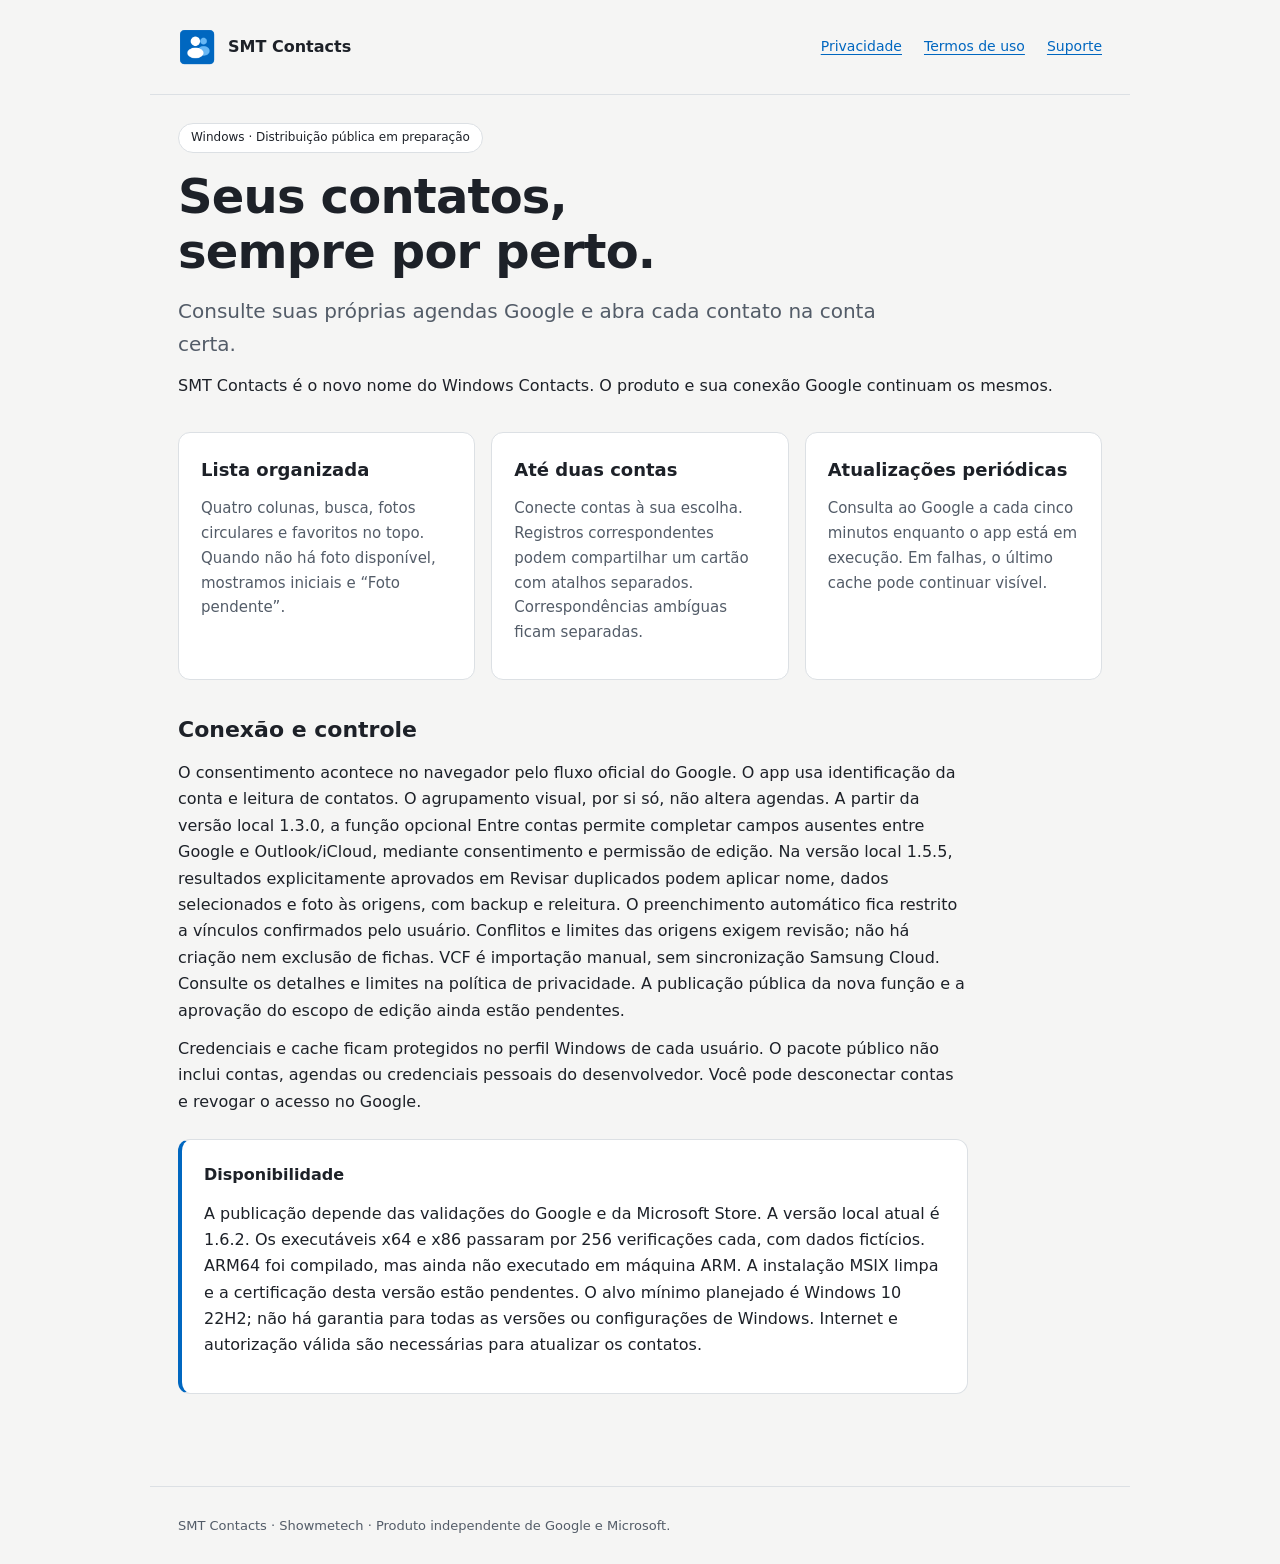
<file: docs/index.html>
<!doctype html><html lang="pt-BR"><head><meta charset="utf-8"><meta name="viewport" content="width=device-width,initial-scale=1"><title>SMT Contacts — seus contatos no Windows</title><link rel="icon" href="Contacts.ico"><link rel="stylesheet" href="site.css"></head><body><header><a class="brand" href="index.html"><img src="Contacts.ico" alt="">SMT Contacts</a><nav><a href="privacy.html">Privacidade</a><a href="terms.html">Termos de uso</a><a href="mailto:comercial@showmetech.com.br">Suporte</a></nav></header><main><span class="pill">Windows · Distribuição pública em preparação</span><h1>Seus contatos,<br>sempre por perto.</h1><p class="lead">Consulte suas próprias agendas Google e abra cada contato na conta certa.</p><p>SMT Contacts é o novo nome do Windows Contacts. O produto e sua conexão Google continuam os mesmos.</p><div class="cards"><section class="card"><h2>Lista organizada</h2><p>Quatro colunas, busca, fotos circulares e favoritos no topo. Quando não há foto disponível, mostramos iniciais e “Foto pendente”.</p></section><section class="card"><h2>Até duas contas</h2><p>Conecte contas à sua escolha. Registros correspondentes podem compartilhar um cartão com atalhos separados. Correspondências ambíguas ficam separadas.</p></section><section class="card"><h2>Atualizações periódicas</h2><p>Consulta ao Google a cada cinco minutos enquanto o app está em execução. Em falhas, o último cache pode continuar visível.</p></section></div><section class="prose"><h2>Conexão e controle</h2><p>O consentimento acontece no navegador pelo fluxo oficial do Google. O app usa identificação da conta e leitura de contatos. O agrupamento visual, por si só, não altera agendas. A partir da versão local 1.3.0, a função opcional Entre contas permite completar campos ausentes entre Google e Outlook/iCloud, mediante consentimento e permissão de edição. Na versão local 1.5.5, resultados explicitamente aprovados em Revisar duplicados podem aplicar nome, dados selecionados e foto às origens, com backup e releitura. O preenchimento automático fica restrito a vínculos confirmados pelo usuário. Conflitos e limites das origens exigem revisão; não há criação nem exclusão de fichas. VCF é importação manual, sem sincronização Samsung Cloud. Consulte os detalhes e limites na política de privacidade. A publicação pública da nova função e a aprovação do escopo de edição ainda estão pendentes.</p><p>Credenciais e cache ficam protegidos no perfil Windows de cada usuário. O pacote público não inclui contas, agendas ou credenciais pessoais do desenvolvedor. Você pode desconectar contas e revogar o acesso no Google.</p><div class="notice"><strong>Disponibilidade</strong><p>A publicação depende das validações do Google e da Microsoft Store. A versão local atual é 1.6.2. Os executáveis x64 e x86 passaram por 256 verificações cada, com dados fictícios. ARM64 foi compilado, mas ainda não executado em máquina ARM. A instalação MSIX limpa e a certificação desta versão estão pendentes. O alvo mínimo planejado é Windows 10 22H2; não há garantia para todas as versões ou configurações de Windows. Internet e autorização válida são necessárias para atualizar os contatos.</p></div></section></main><footer>SMT Contacts · Showmetech · Produto independente de Google e Microsoft.</footer></body></html>
</file>
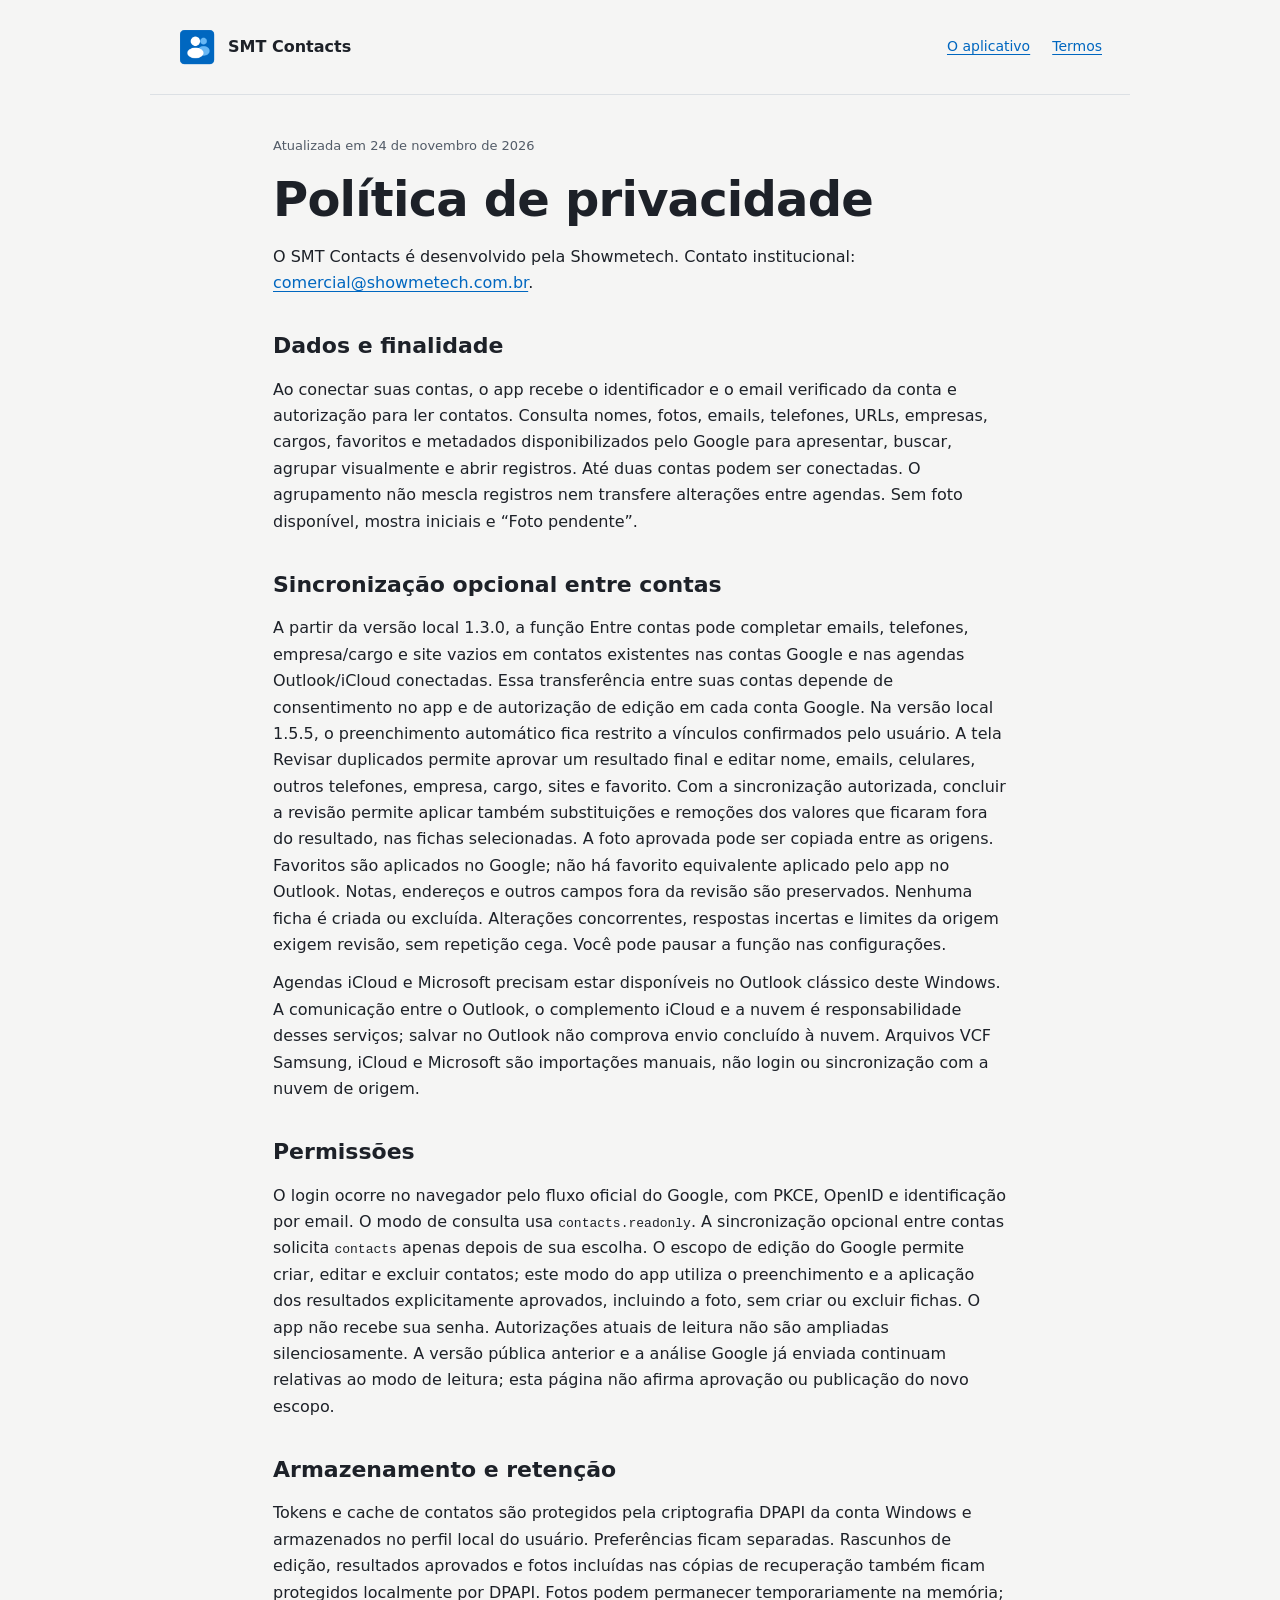
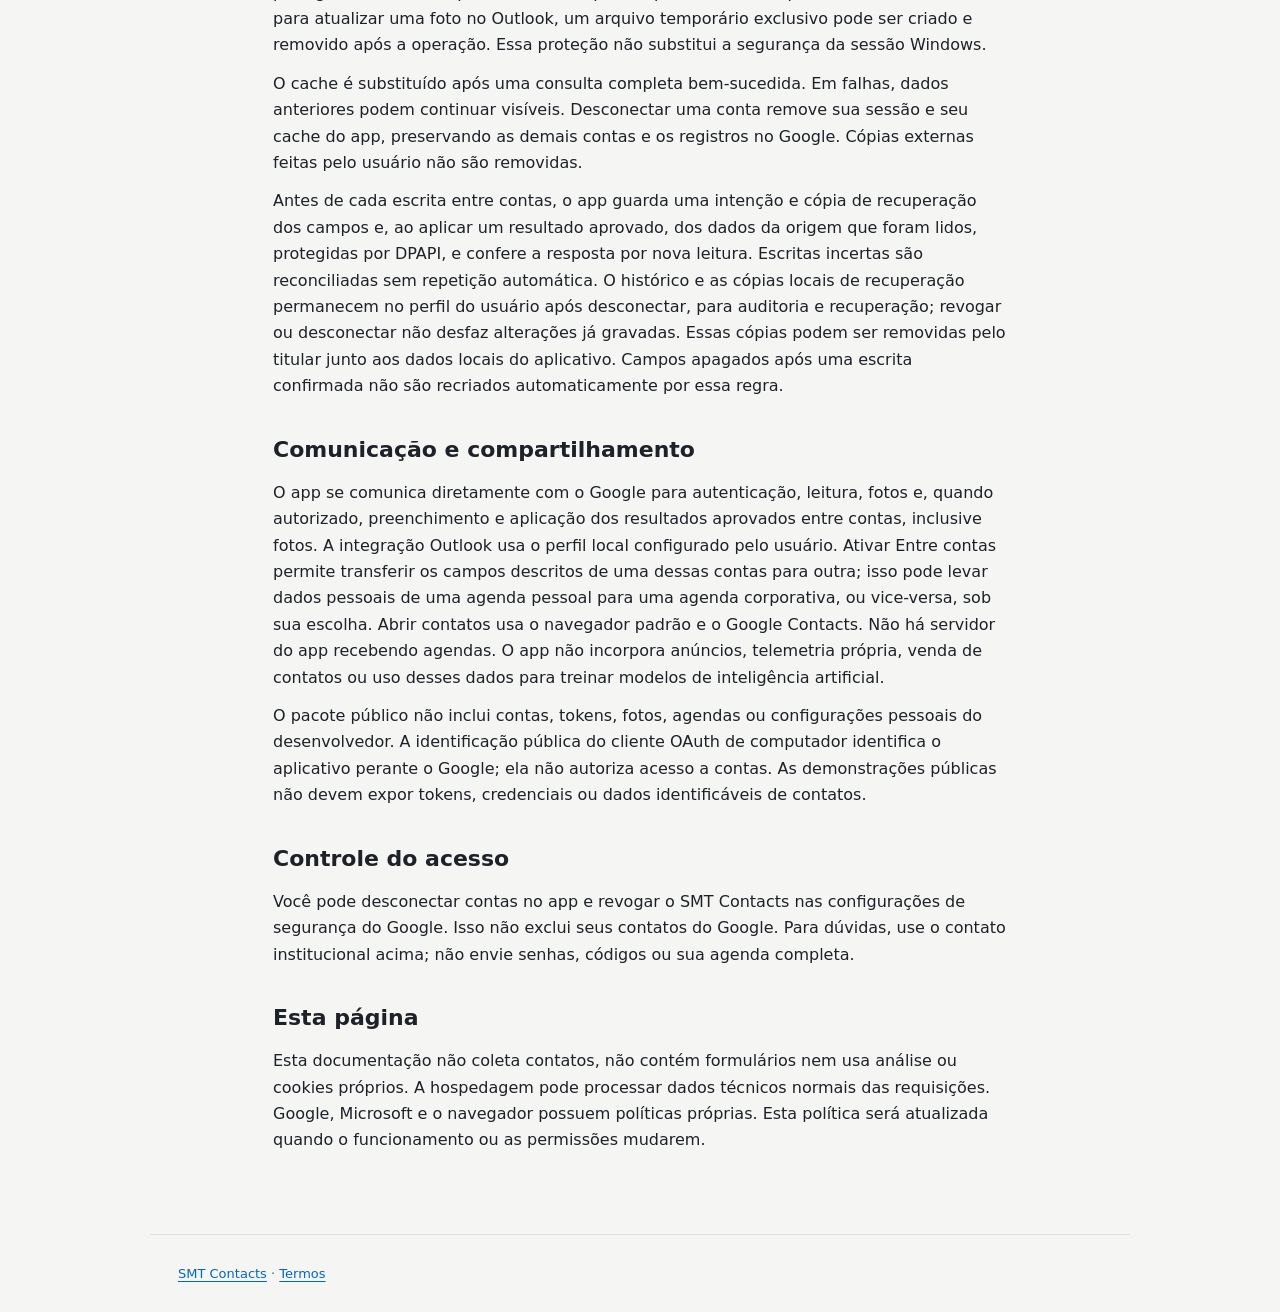
<file: docs/privacy.html>
<!doctype html><html lang="pt-BR"><head><meta charset="utf-8"><meta name="viewport" content="width=device-width,initial-scale=1"><title>Privacidade — SMT Contacts</title><link rel="icon" href="Contacts.ico"><link rel="stylesheet" href="site.css"></head><body><header><a class="brand" href="index.html"><img src="Contacts.ico" alt="">SMT Contacts</a><nav><a href="index.html">O aplicativo</a><a href="terms.html">Termos</a></nav></header><main class="prose"><p class="eyebrow">Atualizada em 24 de novembro de 2026</p><h1>Política de privacidade</h1><p>O SMT Contacts é desenvolvido pela Showmetech. Contato institucional: <a href="mailto:comercial@showmetech.com.br">comercial@showmetech.com.br</a>.</p><h2>Dados e finalidade</h2><p>Ao conectar suas contas, o app recebe o identificador e o email verificado da conta e autorização para ler contatos. Consulta nomes, fotos, emails, telefones, URLs, empresas, cargos, favoritos e metadados disponibilizados pelo Google para apresentar, buscar, agrupar visualmente e abrir registros. Até duas contas podem ser conectadas. O agrupamento não mescla registros nem transfere alterações entre agendas. Sem foto disponível, mostra iniciais e “Foto pendente”.</p><h2>Sincronização opcional entre contas</h2><p>A partir da versão local 1.3.0, a função Entre contas pode completar emails, telefones, empresa/cargo e site vazios em contatos existentes nas contas Google e nas agendas Outlook/iCloud conectadas. Essa transferência entre suas contas depende de consentimento no app e de autorização de edição em cada conta Google. Na versão local 1.5.5, o preenchimento automático fica restrito a vínculos confirmados pelo usuário. A tela Revisar duplicados permite aprovar um resultado final e editar nome, emails, celulares, outros telefones, empresa, cargo, sites e favorito. Com a sincronização autorizada, concluir a revisão permite aplicar também substituições e remoções dos valores que ficaram fora do resultado, nas fichas selecionadas. A foto aprovada pode ser copiada entre as origens. Favoritos são aplicados no Google; não há favorito equivalente aplicado pelo app no Outlook. Notas, endereços e outros campos fora da revisão são preservados. Nenhuma ficha é criada ou excluída. Alterações concorrentes, respostas incertas e limites da origem exigem revisão, sem repetição cega. Você pode pausar a função nas configurações.</p><p>Agendas iCloud e Microsoft precisam estar disponíveis no Outlook clássico deste Windows. A comunicação entre o Outlook, o complemento iCloud e a nuvem é responsabilidade desses serviços; salvar no Outlook não comprova envio concluído à nuvem. Arquivos VCF Samsung, iCloud e Microsoft são importações manuais, não login ou sincronização com a nuvem de origem.</p><h2>Permissões</h2><p>O login ocorre no navegador pelo fluxo oficial do Google, com PKCE, OpenID e identificação por email. O modo de consulta usa <code>contacts.readonly</code>. A sincronização opcional entre contas solicita <code>contacts</code> apenas depois de sua escolha. O escopo de edição do Google permite criar, editar e excluir contatos; este modo do app utiliza o preenchimento e a aplicação dos resultados explicitamente aprovados, incluindo a foto, sem criar ou excluir fichas. O app não recebe sua senha. Autorizações atuais de leitura não são ampliadas silenciosamente. A versão pública anterior e a análise Google já enviada continuam relativas ao modo de leitura; esta página não afirma aprovação ou publicação do novo escopo.</p><h2>Armazenamento e retenção</h2><p>Tokens e cache de contatos são protegidos pela criptografia DPAPI da conta Windows e armazenados no perfil local do usuário. Preferências ficam separadas. Rascunhos de edição, resultados aprovados e fotos incluídas nas cópias de recuperação também ficam protegidos localmente por DPAPI. Fotos podem permanecer temporariamente na memória; para atualizar uma foto no Outlook, um arquivo temporário exclusivo pode ser criado e removido após a operação. Essa proteção não substitui a segurança da sessão Windows.</p><p>O cache é substituído após uma consulta completa bem-sucedida. Em falhas, dados anteriores podem continuar visíveis. Desconectar uma conta remove sua sessão e seu cache do app, preservando as demais contas e os registros no Google. Cópias externas feitas pelo usuário não são removidas.</p><p>Antes de cada escrita entre contas, o app guarda uma intenção e cópia de recuperação dos campos e, ao aplicar um resultado aprovado, dos dados da origem que foram lidos, protegidas por DPAPI, e confere a resposta por nova leitura. Escritas incertas são reconciliadas sem repetição automática. O histórico e as cópias locais de recuperação permanecem no perfil do usuário após desconectar, para auditoria e recuperação; revogar ou desconectar não desfaz alterações já gravadas. Essas cópias podem ser removidas pelo titular junto aos dados locais do aplicativo. Campos apagados após uma escrita confirmada não são recriados automaticamente por essa regra.</p><h2>Comunicação e compartilhamento</h2><p>O app se comunica diretamente com o Google para autenticação, leitura, fotos e, quando autorizado, preenchimento e aplicação dos resultados aprovados entre contas, inclusive fotos. A integração Outlook usa o perfil local configurado pelo usuário. Ativar Entre contas permite transferir os campos descritos de uma dessas contas para outra; isso pode levar dados pessoais de uma agenda pessoal para uma agenda corporativa, ou vice-versa, sob sua escolha. Abrir contatos usa o navegador padrão e o Google Contacts. Não há servidor do app recebendo agendas. O app não incorpora anúncios, telemetria própria, venda de contatos ou uso desses dados para treinar modelos de inteligência artificial.</p><p>O pacote público não inclui contas, tokens, fotos, agendas ou configurações pessoais do desenvolvedor. A identificação pública do cliente OAuth de computador identifica o aplicativo perante o Google; ela não autoriza acesso a contas. As demonstrações públicas não devem expor tokens, credenciais ou dados identificáveis de contatos.</p><h2>Controle do acesso</h2><p>Você pode desconectar contas no app e revogar o SMT Contacts nas configurações de segurança do Google. Isso não exclui seus contatos do Google. Para dúvidas, use o contato institucional acima; não envie senhas, códigos ou sua agenda completa.</p><h2>Esta página</h2><p>Esta documentação não coleta contatos, não contém formulários nem usa análise ou cookies próprios. A hospedagem pode processar dados técnicos normais das requisições. Google, Microsoft e o navegador possuem políticas próprias. Esta política será atualizada quando o funcionamento ou as permissões mudarem.</p></main><footer><a href="index.html">SMT Contacts</a> · <a href="terms.html">Termos</a></footer></body></html>
</file>
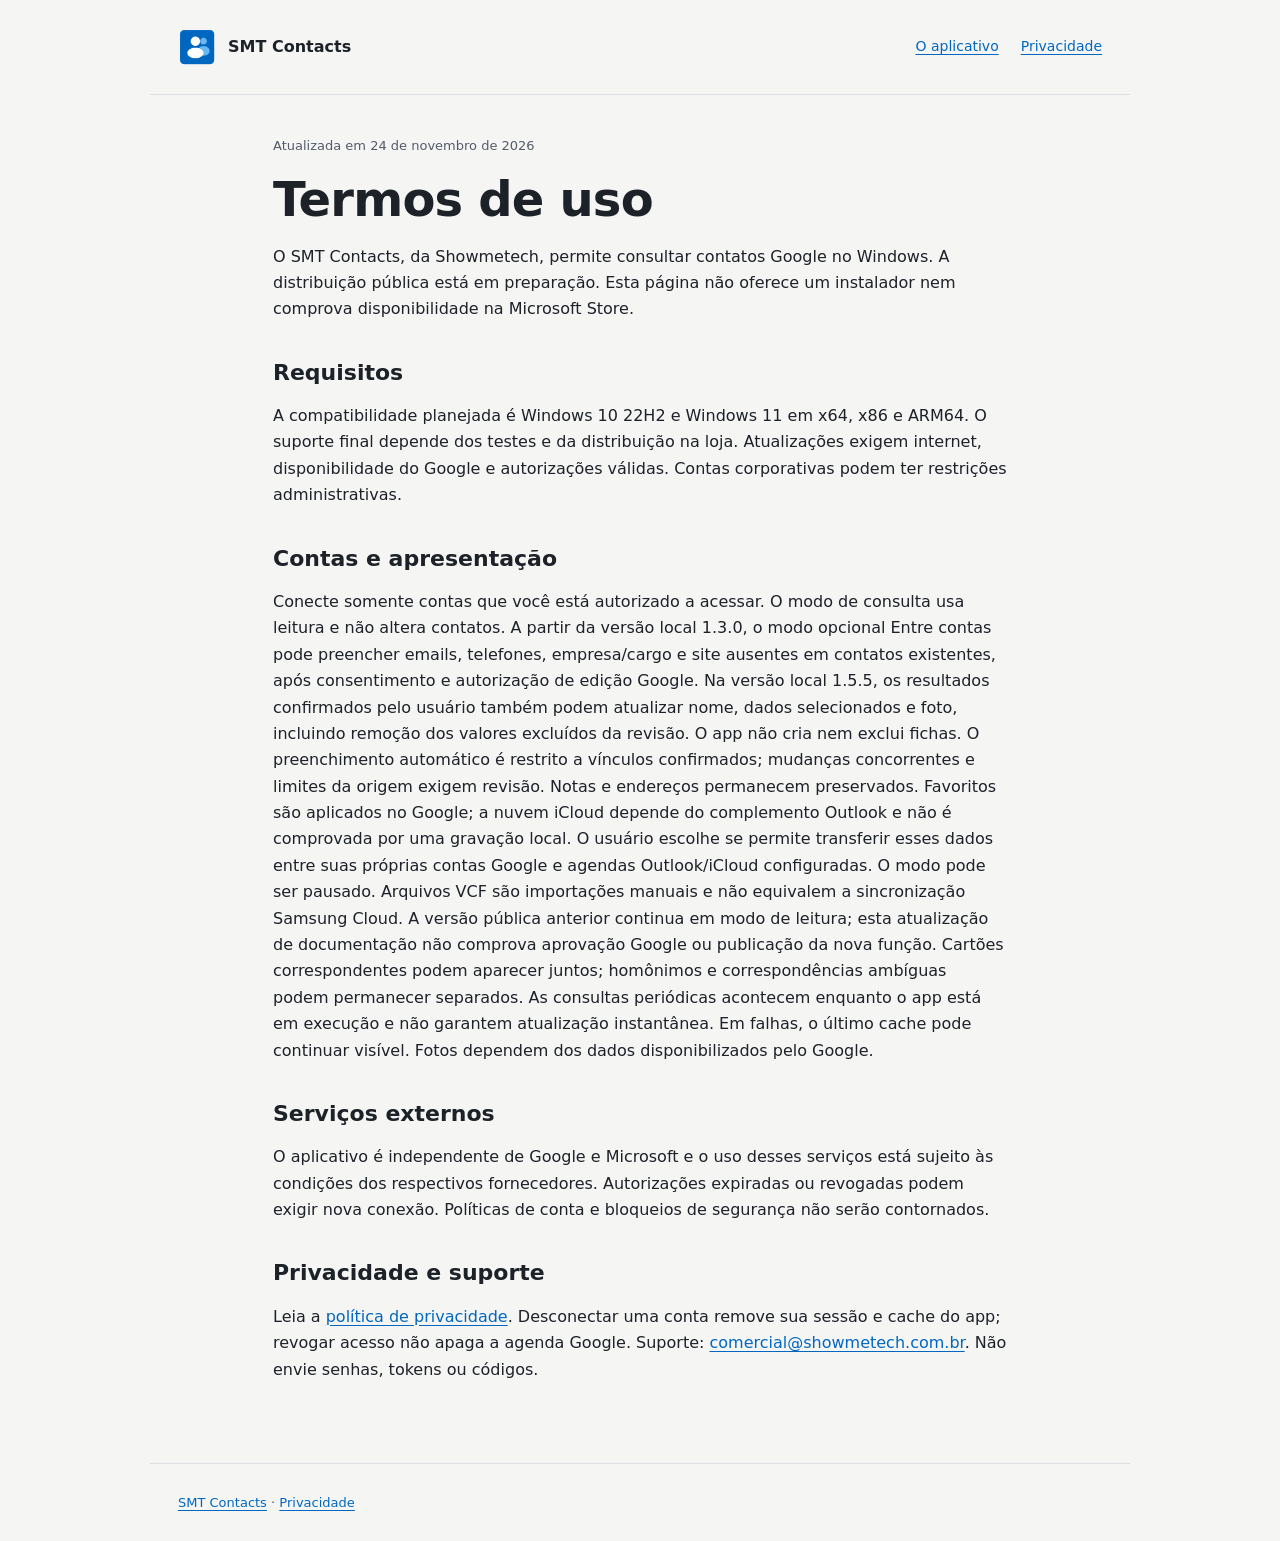
<file: docs/terms.html>
<!doctype html><html lang="pt-BR"><head><meta charset="utf-8"><meta name="viewport" content="width=device-width,initial-scale=1"><title>Termos — SMT Contacts</title><link rel="icon" href="Contacts.ico"><link rel="stylesheet" href="site.css"></head><body><header><a class="brand" href="index.html"><img src="Contacts.ico" alt="">SMT Contacts</a><nav><a href="index.html">O aplicativo</a><a href="privacy.html">Privacidade</a></nav></header><main class="prose"><p class="eyebrow">Atualizada em 24 de novembro de 2026</p><h1>Termos de uso</h1><p>O SMT Contacts, da Showmetech, permite consultar contatos Google no Windows. A distribuição pública está em preparação. Esta página não oferece um instalador nem comprova disponibilidade na Microsoft Store.</p><h2>Requisitos</h2><p>A compatibilidade planejada é Windows 10 22H2 e Windows 11 em x64, x86 e ARM64. O suporte final depende dos testes e da distribuição na loja. Atualizações exigem internet, disponibilidade do Google e autorizações válidas. Contas corporativas podem ter restrições administrativas.</p><h2>Contas e apresentação</h2><p>Conecte somente contas que você está autorizado a acessar. O modo de consulta usa leitura e não altera contatos. A partir da versão local 1.3.0, o modo opcional Entre contas pode preencher emails, telefones, empresa/cargo e site ausentes em contatos existentes, após consentimento e autorização de edição Google. Na versão local 1.5.5, os resultados confirmados pelo usuário também podem atualizar nome, dados selecionados e foto, incluindo remoção dos valores excluídos da revisão. O app não cria nem exclui fichas. O preenchimento automático é restrito a vínculos confirmados; mudanças concorrentes e limites da origem exigem revisão. Notas e endereços permanecem preservados. Favoritos são aplicados no Google; a nuvem iCloud depende do complemento Outlook e não é comprovada por uma gravação local. O usuário escolhe se permite transferir esses dados entre suas próprias contas Google e agendas Outlook/iCloud configuradas. O modo pode ser pausado. Arquivos VCF são importações manuais e não equivalem a sincronização Samsung Cloud. A versão pública anterior continua em modo de leitura; esta atualização de documentação não comprova aprovação Google ou publicação da nova função. Cartões correspondentes podem aparecer juntos; homônimos e correspondências ambíguas podem permanecer separados. As consultas periódicas acontecem enquanto o app está em execução e não garantem atualização instantânea. Em falhas, o último cache pode continuar visível. Fotos dependem dos dados disponibilizados pelo Google.</p><h2>Serviços externos</h2><p>O aplicativo é independente de Google e Microsoft e o uso desses serviços está sujeito às condições dos respectivos fornecedores. Autorizações expiradas ou revogadas podem exigir nova conexão. Políticas de conta e bloqueios de segurança não serão contornados.</p><h2>Privacidade e suporte</h2><p>Leia a <a href="privacy.html">política de privacidade</a>. Desconectar uma conta remove sua sessão e cache do app; revogar acesso não apaga a agenda Google. Suporte: <a href="mailto:comercial@showmetech.com.br">comercial@showmetech.com.br</a>. Não envie senhas, tokens ou códigos.</p></main><footer><a href="index.html">SMT Contacts</a> · <a href="privacy.html">Privacidade</a></footer></body></html>
</file>
<file: docs/site.css>
:root{font-family:'Segoe UI Variable','Segoe UI',system-ui,sans-serif;color-scheme:light dark;--bg:#f5f5f4;--surface:#fff;--ink:#1d2128;--muted:#535c68;--line:#dce0e4;--accent:#0067c0}*{box-sizing:border-box}body{margin:0;background:var(--bg);color:var(--ink);line-height:1.65}header,main,footer{max-width:980px;margin:auto;padding:28px}header{display:flex;align-items:center;justify-content:space-between;gap:20px;border-bottom:1px solid var(--line)}.brand{display:flex;gap:12px;align-items:center;font-weight:650;text-decoration:none;color:var(--ink)}.brand img{width:38px;height:38px}nav{display:flex;gap:22px;flex-wrap:wrap}a{color:var(--accent);text-underline-offset:3px}nav a{font-size:14px}h1{font-size:clamp(30px,5vw,48px);line-height:1.15;letter-spacing:-.8px;margin:16px 0}h2{font-size:22px;margin:32px 0 10px}p{margin:12px 0}.eyebrow{font-size:13px;color:var(--muted)}.lead{font-size:20px;color:var(--muted);max-width:760px}.cards{display:grid;grid-template-columns:repeat(3,1fr);gap:16px;margin:32px 0}.card,.notice{background:var(--surface);border:1px solid var(--line);border-radius:12px;padding:22px}.card h2{font-size:18px;margin:0 0 9px}.card p{font-size:15px;color:var(--muted)}.notice{border-left:4px solid var(--accent);margin:24px 0}.prose{max-width:790px}.prose li{margin:8px 0}footer{font-size:13px;color:var(--muted);border-top:1px solid var(--line);margin-top:40px}.pill{display:inline-block;font-size:12px;border:1px solid var(--line);border-radius:20px;padding:4px 12px;background:var(--surface)}:focus-visible{outline:3px solid var(--accent);outline-offset:4px} @media(prefers-color-scheme:dark){:root{--bg:#171a20;--surface:#22262e;--ink:#f1f3f6;--muted:#bac2ce;--line:#3b424e;--accent:#80c7ff}}@media(max-width:650px){header{align-items:flex-start;flex-direction:column}.cards{grid-template-columns:1fr}header,main,footer{padding:22px}}
</file>
